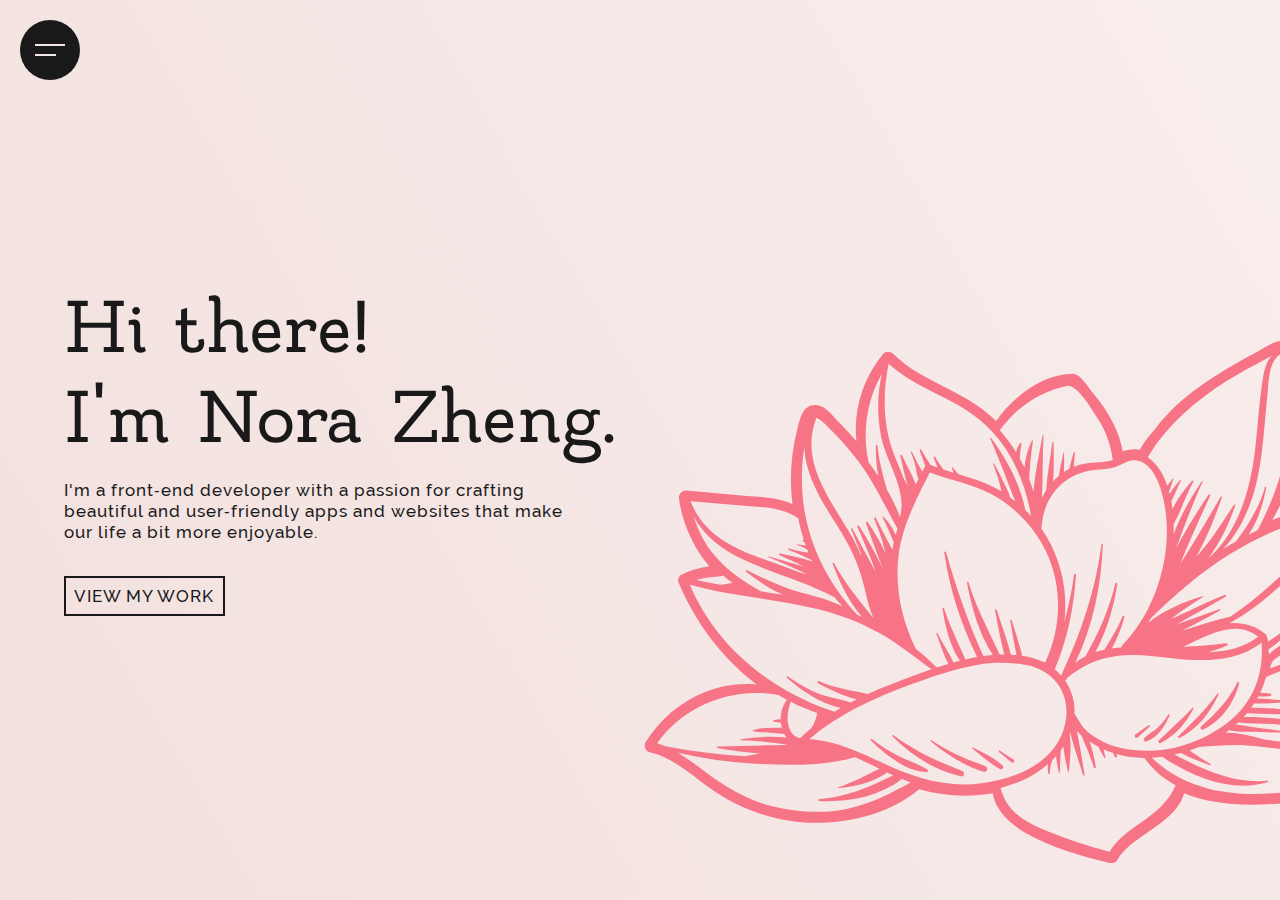
<file: index.html>
<!DOCTYPE html>
<html lang="en">
  <head>
    <meta charset="UTF-8" />
    <meta name="viewport" content="width=device-width, initial-scale=1.0" />
    <meta http-equiv="X-UA-Compatible" content="ie=edge" />
    <meta name="twitter:card" content="summary" />
    <meta name="twitter:site" content="@nuozheng" />
    <meta name="twitter:title" content="Nora Zheng | Front-end Developer" />
    <meta
      name="twitter:description"
      content="I'm a front‑end developer with a passion for crafting beautiful and user‑friendly apps and websites that make our life a bit more enjoyable."
    />
    <meta
      name="twitter:image"
      content="https://drive.google.com/uc?export=download&id=1FeeuKiu-HA8h5KMrA7N2Xj6pCBxq7Zee"
    />
    <link rel="shortcut icon" type="image/x-icon" href="favicon.ico" />
    <link rel="stylesheet" href="./styles/style.css" />
    <title>Nora Zheng | Front-end Developer | Home</title>
  </head>

  <body>
    <header class="main-header">
      <button class="menu-button">
        <span class="visually-hidden">Click to toggle navigation menu</span>
      </button>
      <nav class="menu">
        <ul class="menu-links">
          <li class="menu-item">
            <a href="index.html" class="menu-link"
              ><span class="menu-link-name">home</span>
            </a>
          </li>
          <li class="menu-item">
            <a href="portfolio.html" class="menu-link"
              ><span class="menu-link-name">portfolio</span></a
            >
          </li>
          <li class="menu-item">
            <a href="about-me.html" class="menu-link"
              ><span class="menu-link-name">about me</span></a
            >
          </li>
          <li class="menu-item">
            <a href="contact.html" class="menu-link"
              ><span class="menu-link-name">contact</span></a
            >
          </li>
        </ul>
      </nav>
    </header>
    <div class="smooth-state-container" id="main">
      <main class="landing-page">
        <section class="greeting-box">
          <h1 class="hello">
            Hi there! <br />
            I'm Nora Zheng.
          </h1>
          <p class="hello-info">
            I'm a front‑end developer with a passion for crafting beautiful and
            user‑friendly apps and websites that make our life a bit more
            enjoyable.
          </p>

          <a href="portfolio.html" class="next-page">view my work</a>
        </section>
      </main>
    </div>
    <script src="https://ajax.googleapis.com/ajax/libs/jquery/3.4.1/jquery.min.js"></script>
    <script src="./scripts/jquery.smoothState.js"></script>
    <script src="./scripts/script.js"></script>
  </body>
</html>
</file>
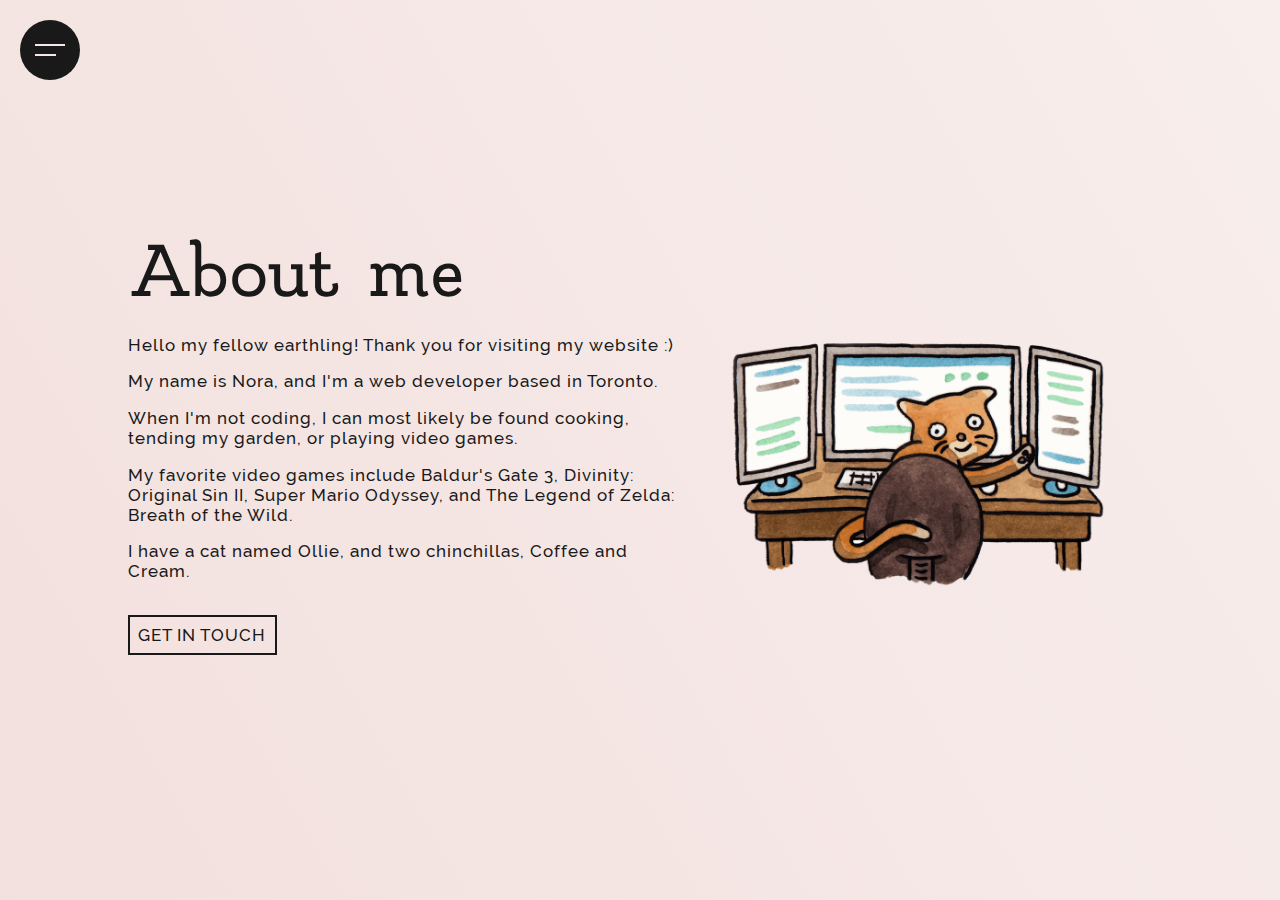
<file: about-me.html>
<!DOCTYPE html>
<html lang="en">
  <head>
    <meta charset="UTF-8" />
    <meta name="viewport" content="width=device-width, initial-scale=1.0" />
    <meta http-equiv="X-UA-Compatible" content="ie=edge" />
    <meta name="twitter:card" content="summary" />
    <meta name="twitter:site" content="@nuozheng" />
    <meta name="twitter:title" content="Nora Zheng | Front-end Developer" />
    <meta
      name="twitter:description"
      content="I'm a front‑end developer with a passion for crafting beautiful and user‑friendly apps and websites that make our life a bit more enjoyable."
    />
    <meta
      name="twitter:image"
      content="https://drive.google.com/uc?export=download&id=1FeeuKiu-HA8h5KMrA7N2Xj6pCBxq7Zee"
    />
    <link rel="shortcut icon" type="image/x-icon" href="favicon.ico" />
    <link rel="stylesheet" href="./styles/style.css" />
    <title>Nora Zheng | Front-end Developer | About</title>
  </head>

  <body class="about-body">
    <header class="about-header">
      <button class="menu-button">
        <span class="visually-hidden">Click to toggle navigation menu</span>
      </button>
      <nav class="menu">
        <ul class="menu-links">
          <li class="menu-item">
            <a href="index.html" class="menu-link"
              ><span class="menu-link-name">home</span>
            </a>
          </li>
          <li class="menu-item">
            <a href="portfolio.html" class="menu-link"
              ><span class="menu-link-name">portfolio</span></a
            >
          </li>
          <li class="menu-item">
            <a href="about-me.html" class="menu-link"
              ><span class="menu-link-name">about me</span></a
            >
          </li>
          <li class="menu-item">
            <a href="contact.html" class="menu-link"
              ><span class="menu-link-name">contact</span></a
            >
          </li>
        </ul>
      </nav>
    </header>
    <div class="smooth-state-container" id="main">
      <main class="about-page">
        <section class="photo">
          <img src="./assets/headshot.png" alt="Headshot of me smiling." />
        </section>
        <section class="about-me">
          <h1 class="about-title">About me</h1>
          <section class="about-me-info">
            <p>
              Hello my fellow earthling! Thank you for visiting my website :)
            </p>
            <p>My name is Nora, and I'm a web developer based in Toronto.</p>
            <p>
              When I'm not coding, I can most likely be found cooking, tending
              my garden, or playing video games.
            </p>
            <p>
              My favorite video games include Baldur's Gate 3, Divinity:
              Original Sin II, Super Mario Odyssey, and The Legend of Zelda:
              Breath of the Wild.
            </p>
            <p>
              I have a cat named
              <a href="./assets/Ollie.jpeg" target="_blank">Ollie</a>, and two
              chinchillas,
              <a href="./assets/coffee-cream.JPG" target="_blank"
                >Coffee and Cream.</a
              >
            </p>
            <p>
              <a href="contact.html" class="next-page">Get in touch</a>
            </p>
          </section>
        </section>
      </main>
    </div>
    <script src="https://ajax.googleapis.com/ajax/libs/jquery/3.4.1/jquery.min.js"></script>
    <script src="./scripts/jquery.smoothState.js"></script>
    <script src="./scripts/script.js"></script>
  </body>
</html>
</file>
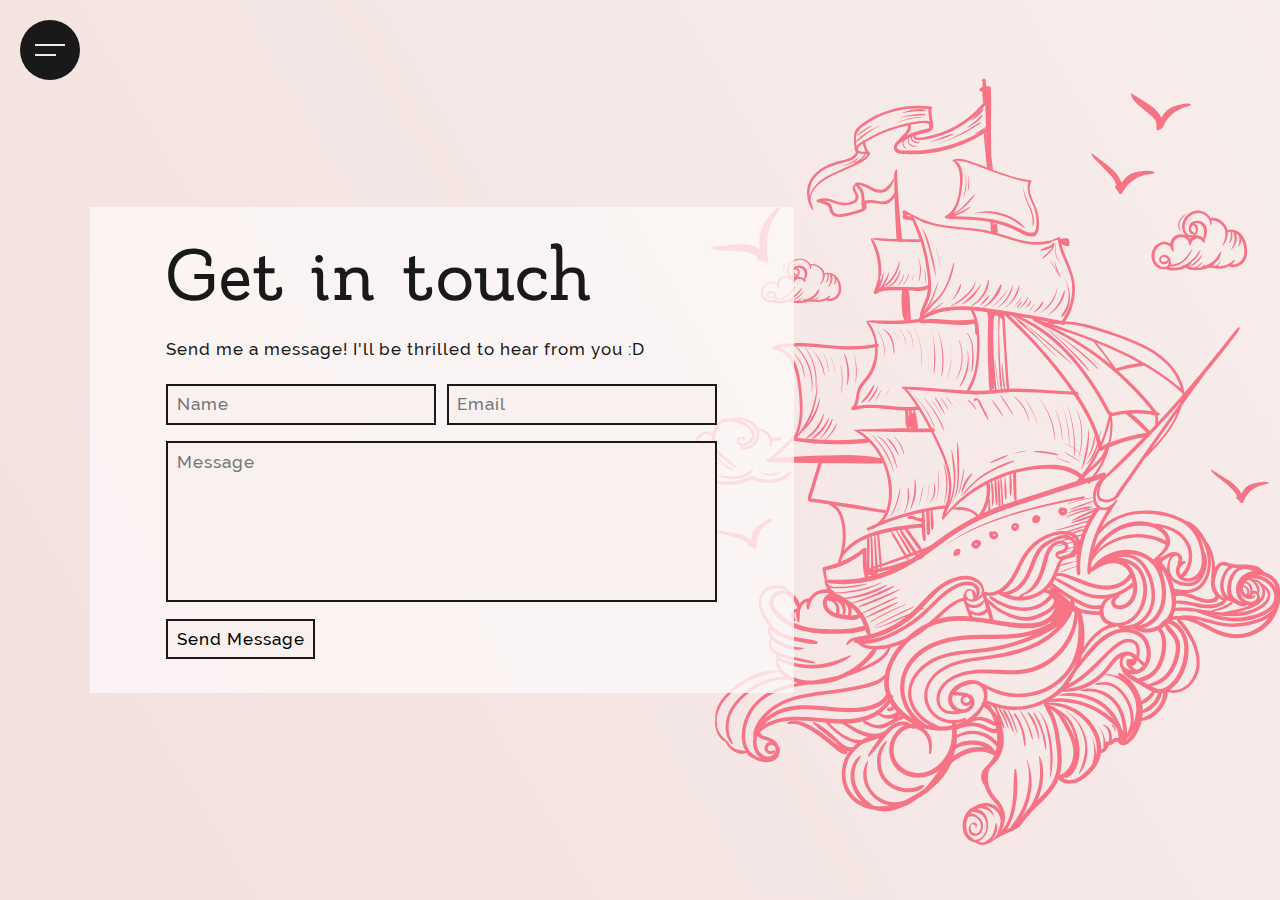
<file: contact.html>
<!DOCTYPE html>
<html lang="en">
  <head>
    <meta charset="UTF-8" />
    <meta name="viewport" content="width=device-width, initial-scale=1.0" />
    <meta http-equiv="X-UA-Compatible" content="ie=edge" />
    <meta name="twitter:card" content="summary" />
    <meta name="twitter:site" content="@nuozheng" />
    <meta name="twitter:title" content="Nora Zheng | Front-end Developer" />
    <meta
      name="twitter:description"
      content="I'm a front‑end developer with a passion for crafting beautiful and user‑friendly apps and websites that make our life a bit more enjoyable."
    />
    <meta
      name="twitter:image"
      content="https://drive.google.com/uc?export=download&id=1FeeuKiu-HA8h5KMrA7N2Xj6pCBxq7Zee"
    />
    <link rel="shortcut icon" type="image/x-icon" href="favicon.ico" />
    <link rel="stylesheet" href="./styles/style.css" />
    <title>Nora Zheng | Front-end Developer | Contact</title>
    <script src="./scripts/reCAPTCHA.js"></script>
    <script src="https://www.google.com/recaptcha/api.js" async defer></script>
  </head>

  <body>
    <header class="contact-header">
      <button class="menu-button">
        <span class="visually-hidden">Click to toggle navigation menu</span>
      </button>
      <nav class="menu">
        <ul class="menu-links">
          <li class="menu-item">
            <a href="index.html" class="menu-link"
              ><span class="menu-link-name">home</span>
            </a>
          </li>
          <li class="menu-item">
            <a href="portfolio.html" class="menu-link"
              ><span class="menu-link-name">portfolio</span></a
            >
          </li>
          <li class="menu-item">
            <a href="about-me.html" class="menu-link"
              ><span class="menu-link-name">about me</span></a
            >
          </li>
          <li class="menu-item">
            <a href="contact.html" class="menu-link"
              ><span class="menu-link-name">contact</span></a
            >
          </li>
        </ul>
      </nav>
    </header>
    <div class="smooth-state-container" id="main">
      <main class="contact-page">
        <section class="contact">
          <h1 class="contact-title">Get in touch</h1>
          <p class="thrilled">
            Send me a message! I'll be thrilled to hear from you :D
          </p>

          <form
            action="https://formspree.io/f/mpzrqrao"
            method="POST"
            class="no-smoothState"
            id="contact-form"
          >
            <label for="name" class="visually-hidden">your name</label>
            <input
              id="name"
              name="name"
              type="text"
              placeholder="Name"
              required
            />

            <label for="email" class="visually-hidden" required
              >your email</label
            >
            <input
              id="email"
              name="email"
              type="email"
              placeholder="Email"
              required
            />

            <label for="message" class="visually-hidden">message</label>
            <textarea
              placeholder="Message"
              name="message"
              id="message"
              cols="30"
              rows="7"
            ></textarea>
            <button
              data-sitekey="6LcTidsUAAAAAI7vmqxBXx5pAJrmMcb_XRks-GQU"
              data-callback="onSubmit"
              class="g-recaptcha send-button"
            >
              Send Message
            </button>
          </form>
        </section>
      </main>
    </div>
    <script src="https://ajax.googleapis.com/ajax/libs/jquery/3.4.1/jquery.min.js"></script>
    <script src="./scripts/script.js"></script>
    <script src="./scripts/jquery.smoothState.js"></script>
  </body>
</html>
</file>
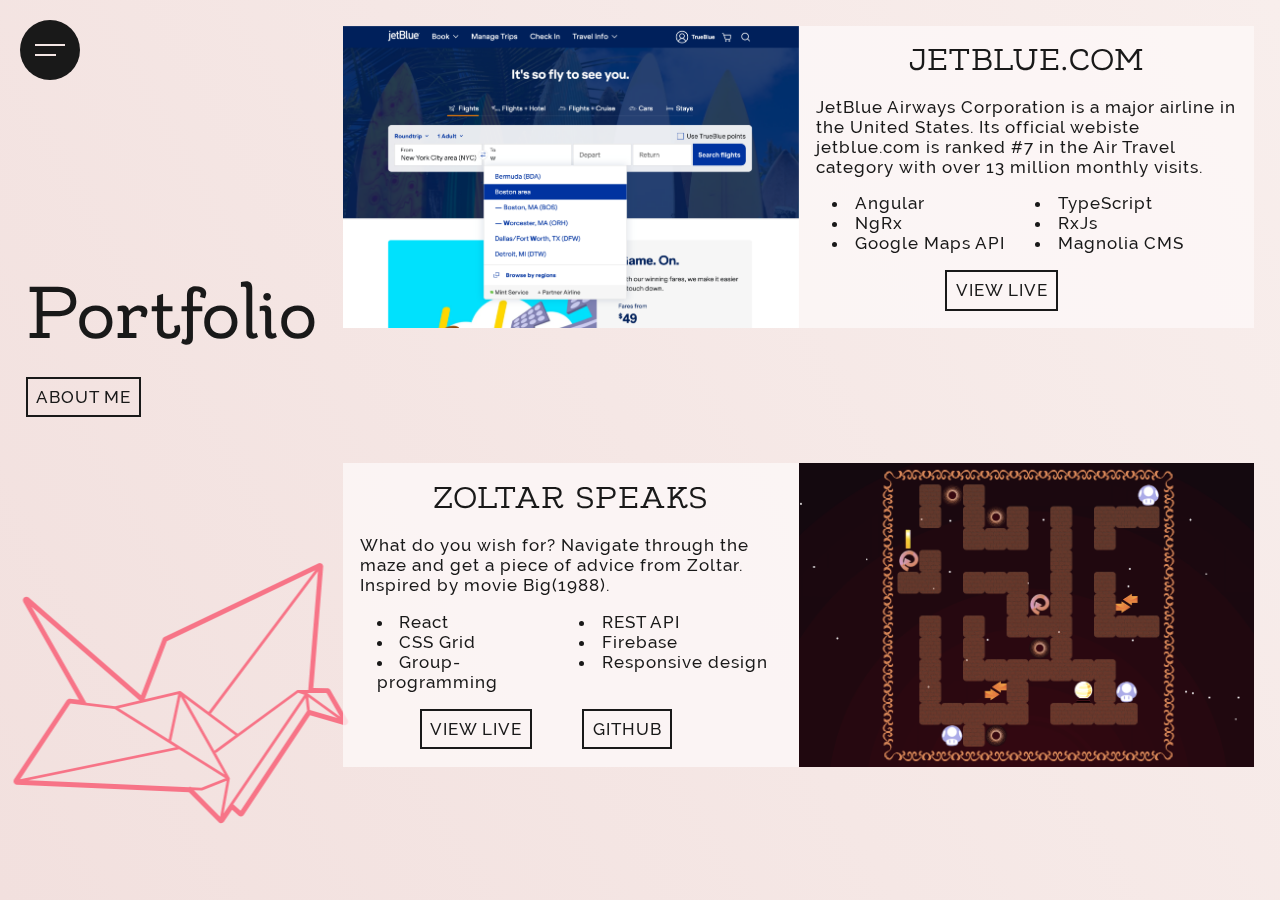
<file: portfolio.html>
<!DOCTYPE html>
<html lang="en">
  <head>
    <meta charset="UTF-8" />
    <meta name="viewport" content="width=device-width, initial-scale=1.0" />
    <meta http-equiv="X-UA-Compatible" content="ie=edge" />
    <meta name="twitter:card" content="summary" />
    <meta name="twitter:site" content="@nuozheng" />
    <meta name="twitter:title" content="Nora Zheng | Front-end Developer" />
    <meta
      name="twitter:description"
      content="I'm a front‑end developer with a passion for crafting beautiful and user‑friendly apps and websites that make our life a bit more enjoyable."
    />
    <meta
      name="twitter:image"
      content="https://drive.google.com/uc?export=download&id=1FeeuKiu-HA8h5KMrA7N2Xj6pCBxq7Zee"
    />
    <link rel="shortcut icon" type="image/x-icon" href="favicon.ico" />
    <link rel="stylesheet" href="./styles/style.css" />
    <title>Nora Zheng | Front-end Developer | Portfolio</title>
  </head>

  <body>
    <header class="portfolio-header">
      <button class="menu-button">
        <span class="visually-hidden">Click to toggle navigation menu</span>
      </button>
      <nav class="menu">
        <ul class="menu-links">
          <li class="menu-item">
            <a href="index.html" class="menu-link"
              ><span class="menu-link-name">home</span>
            </a>
          </li>
          <li class="menu-item">
            <a href="portfolio.html" class="menu-link"
              ><span class="menu-link-name">portfolio</span></a
            >
          </li>
          <li class="menu-item">
            <a href="about-me.html" class="menu-link"
              ><span class="menu-link-name">about me</span></a
            >
          </li>
          <li class="menu-item">
            <a href="contact.html" class="menu-link"
              ><span class="menu-link-name">contact</span></a
            >
          </li>
        </ul>
      </nav>
    </header>
    <div class="smooth-state-container" id="main">
      <main class="portfolio-page">
        <section class="portfolio-titles">
          <h1 class="portfolio-title">Portfolio</h1>
          <a href="about-me.html" class="next-page">About me</a>
        </section>
        <section class="projects-box">
          <ul class="projects">
            <li class="project">
              <section class="thumbnail">
                <a
                  href="https://www.jetblue.com/"
                  target="_blank"
                  title="jetblue.com"
                >
                  <img
                    src="./assets/projects/jetblue.png"
                    alt="Screenshot of jetblue.com landing page"
                  />
                </a>
              </section>
              <section class="project-info">
                <h2 class="project-title">Jetblue.com</h2>
                <p>
                  JetBlue Airways Corporation is a major airline in the United
                  States. Its official webiste jetblue.com is ranked #7 in the
                  Air Travel category with over 13 million monthly visits.
                </p>
                <ul class="keywords">
                  <li class="keyword">Angular</li>
                  <li class="keyword">TypeScript</li>
                  <li class="keyword">NgRx</li>
                  <li class="keyword">RxJs</li>
                  <li class="keyword">Google Maps API</li>
                  <li class="keyword">Magnolia CMS</li>
                </ul>
                <a
                  target="_blank"
                  href="https://www.jetblue.com/route-map"
                  class="live-link"
                  >View Live</a
                >
              </section>
            </li>
            <li class="project">
              <section class="thumbnail">
                <a
                  href="https://zoltar-speaks.vercel.app/"
                  target="_blank"
                  title="Go to live link of Zoltar Speaks"
                >
                  <img
                    src="./assets/projects/zoltar.png"
                    alt="A fortune teller machine with floating zoltar image and coin slot animation"
                  />
                </a>
              </section>
              <section class="project-info">
                <h2 class="project-title">Zoltar Speaks</h2>
                <p>
                  What do you wish for? Navigate through the maze and get a
                  piece of advice from Zoltar. Inspired by movie Big(1988).
                </p>
                <ul class="keywords">
                  <li class="keyword">React</li>
                  <li class="keyword">REST API</li>
                  <li class="keyword">CSS Grid</li>
                  <li class="keyword">Firebase</li>
                  <li class="keyword">Group-programming</li>
                  <li class="keyword">Responsive design</li>
                </ul>
                <a
                  target="_blank"
                  href="https://zoltar-speaks.vercel.app/"
                  class="live-link"
                  >View Live</a
                >
                <a
                  target="_blank"
                  href="https://github.com/NoraZheng/zoltar-speaks"
                  class="repo"
                  >GitHub</a
                >
              </section>
            </li>
            <li class="project">
              <section class="thumbnail">
                <a
                  href="https://norazheng.github.io/react-csv-reader/"
                  target="_blank"
                  title="Go to live link of React CSV Reader"
                >
                  <img
                    src="./assets/projects/csv.png"
                    alt="A CSV file parser featuring green and grey table rows"
                  />
                </a>
              </section>
              <section class="project-info">
                <h2 class="project-title">React CSV Reader</h2>
                <p>
                  Parse and display .csv files with data sorting and pagination.
                </p>
                <ul class="keywords">
                  <li class="keyword">React</li>
                  <li class="keyword">JavaScript</li>
                  <li class="keyword">HTML</li>
                  <li class="keyword">CSS</li>
                  <li class="keyword">Responsive design</li>
                  <li class="keyword">npm</li>
                </ul>
                <a
                  target="_blank"
                  href="https://norazheng.github.io/react-csv-reader/"
                  class="live-link"
                  >View Live</a
                >
                <a
                  target="_blank"
                  href="https://github.com/NoraZheng/react-csv-reader"
                  class="repo"
                  >GitHub</a
                >
              </section>
            </li>
            <li class="project">
              <section class="thumbnail">
                <a
                  target="_blank"
                  href="https://goodest-merch.firebaseapp.com/"
                  title="Go to live link of Earring-in-the-Name"
                >
                  <img
                    src="./assets/projects/earring.jpg"
                    alt="A e-commerce store-front featuring a woman with earring."
                  />
                </a>
              </section>

              <section class="project-info">
                <h2 class="project-title">Earring in the Name</h2>
                <p>
                  An e-commerce website featuring real-time inventory update and
                  a functional shopping cart.
                </p>
                <ul class="keywords">
                  <li class="keyword">React</li>
                  <li class="keyword">JavaScript</li>
                  <li class="keyword">Firebase</li>
                  <li class="keyword">HTML</li>
                  <li class="keyword">CSS</li>
                  <li class="keyword">Responsive design</li>
                </ul>

                <a
                  target="_blank"
                  href="https://goodest-merch.firebaseapp.com/"
                  class="live-link"
                  >View Live</a
                >
                <a
                  target="_blank"
                  href="https://github.com/NoraZheng/Earring-in-the-Name"
                  class="repo"
                  >GitHub</a
                >
              </section>
            </li>

            <li class="project">
              <section class="thumbnail">
                <a
                  target="_blank"
                  href="https://norazheng.github.io/Kung-Paw-Kitten"
                  title="Go to live link of Kung Paw Kitten"
                >
                  <img
                    src=" ./assets/projects/kitten.png"
                    alt="The game features a blue gameboard, finger as moles and kitten paw as mallet"
                  />
                </a>
              </section>

              <section class="project-info">
                <h2 class="project-title">Kung Paw Kitten</h2>
                <p>
                  Classic Whac-a-mole game with a cute twist. How many finger
                  you can catch in 15 seconds?
                </p>
                <ul class="keywords">
                  <li class="keyword">jQuery</li>
                  <li class="keyword">JavaScript</li>
                  <li class="keyword">HTML</li>
                  <li class="keyword">CSS / SCSS</li>
                </ul>
                <a
                  target="_blank"
                  href="https://norazheng.github.io/Kung-Paw-Kitten/"
                  class="live-link"
                  >View Live</a
                >
                <a
                  target="_blank"
                  href="https://github.com/NoraZheng/Kung-Paw-Kitten"
                  class="repo"
                  >GitHub</a
                >
              </section>
            </li>

            <!-- <li class="project">
              <section class="thumbnail">
                <a
                  target="_blank"
                  href="https://dannora.github.io/metropolist/"
                  title="Go to live link of Metropolist"
                >
                  <img
                    src="./assets/projects/metropolist.png"
                    alt="The app features a rainbow gradient background and colorful bar chart"
                    class="thumbnail"
                  />
                </a>
              </section>
              <section class="project-info">
                <h2 class="project-title">Metropolist</h2>
                <p>
                  Compare the quality of life between two major cities, and see
                  how they score on aspects such as housing and cost of living.
                </p>
                <ul class="keywords">
                  <li class="keyword">jQuery</li>
                  <li class="keyword">REST API</li>
                  <li class="keyword">HTML</li>
                  <li class="keyword">CSS / SCSS</li>
                  <li class="keyword">Pair-programming</li>
                  <li class="keyword">Mobile-first</li>
                </ul>
                <a
                  target="_blank"
                  href="https://dannora.github.io/metropolist/"
                  class="live-link"
                  >View Live</a
                >
                <a
                  target="_blank"
                  href="https://github.com/danNora/metropolist"
                  class="repo"
                  >GitHub</a
                >
              </section>
            </li> -->

            <li class="project">
              <section class="thumbnail">
                <a
                  target="_blank"
                  href="https://norazheng.github.io/Dad-Joke-Generator/"
                  title="Go to live link of Dad Joke Generator"
                >
                  <img
                    src=" ./assets/projects/dad.png"
                    alt="The app features a golden color scheme and poop emoji"
                  />
                </a>
              </section>
              <section class="project-info">
                <h2 class="project-title">Dad Joke Generator</h2>
                <p>Fetch a random dad joke, or search joke by keyword.</p>
                <ul class="keywords">
                  <li class="keyword">REST API</li>
                  <li class="keyword">Vanilla JavaScript</li>
                  <li class="keyword">Firebase</li>
                  <li class="keyword">HTML</li>
                  <li class="keyword">CSS</li>
                </ul>
                <a
                  target="_blank"
                  href="https://norazheng.github.io/Dad-Joke-Generator/"
                  class="live-link"
                  >View Live</a
                >
                <a
                  target="_blank"
                  href="https://github.com/NoraZheng/Dad-Joke-Generator"
                  class="repo"
                  >GitHub</a
                >
              </section>
            </li>
            <li class="project">
              <section class="thumbnail">
                <a
                  target="_blank"
                  href="https://norazheng.github.io/Boat-Ride-Adventrue-PSD-Conversion/"
                  title="Go to live link of Boat Ride Adventures"
                >
                  <img
                    src="./assets/projects/adventure.jpg"
                    alt="The PSD conversion features an ocean theme and cruise related photos"
                  />
                </a>
              </section>

              <section class="project-info">
                <h2 class="project-title">Boat Ride Adventures</h2>
                <p>A multi-page PSD conversion with responsive design.</p>
                <ul class="keywords">
                  <li class="keyword">HTML</li>
                  <li class="keyword">CSS / SCSS</li>
                  <li class="keyword">Zeplin</li>
                  <li class="keyword">Responsive design</li>
                </ul>
                <a
                  target="_blank"
                  href="https://norazheng.github.io/Boat-Ride-Adventrue-PSD-Conversion/"
                  class="live-link"
                  >View Live</a
                >
                <a
                  target="_blank"
                  href="https://github.com/NoraZheng/Boat-Ride-Adventrue-PSD-Conversion"
                  class="repo"
                  >GitHub</a
                >
              </section>
            </li>
          </ul>
        </section>
      </main>
    </div>

    <script src="https://ajax.googleapis.com/ajax/libs/jquery/3.4.1/jquery.min.js"></script>
    <script src="./scripts/jquery.smoothState.js"></script>
    <script src="./scripts/script.js"></script>
  </body>
</html>
</file>
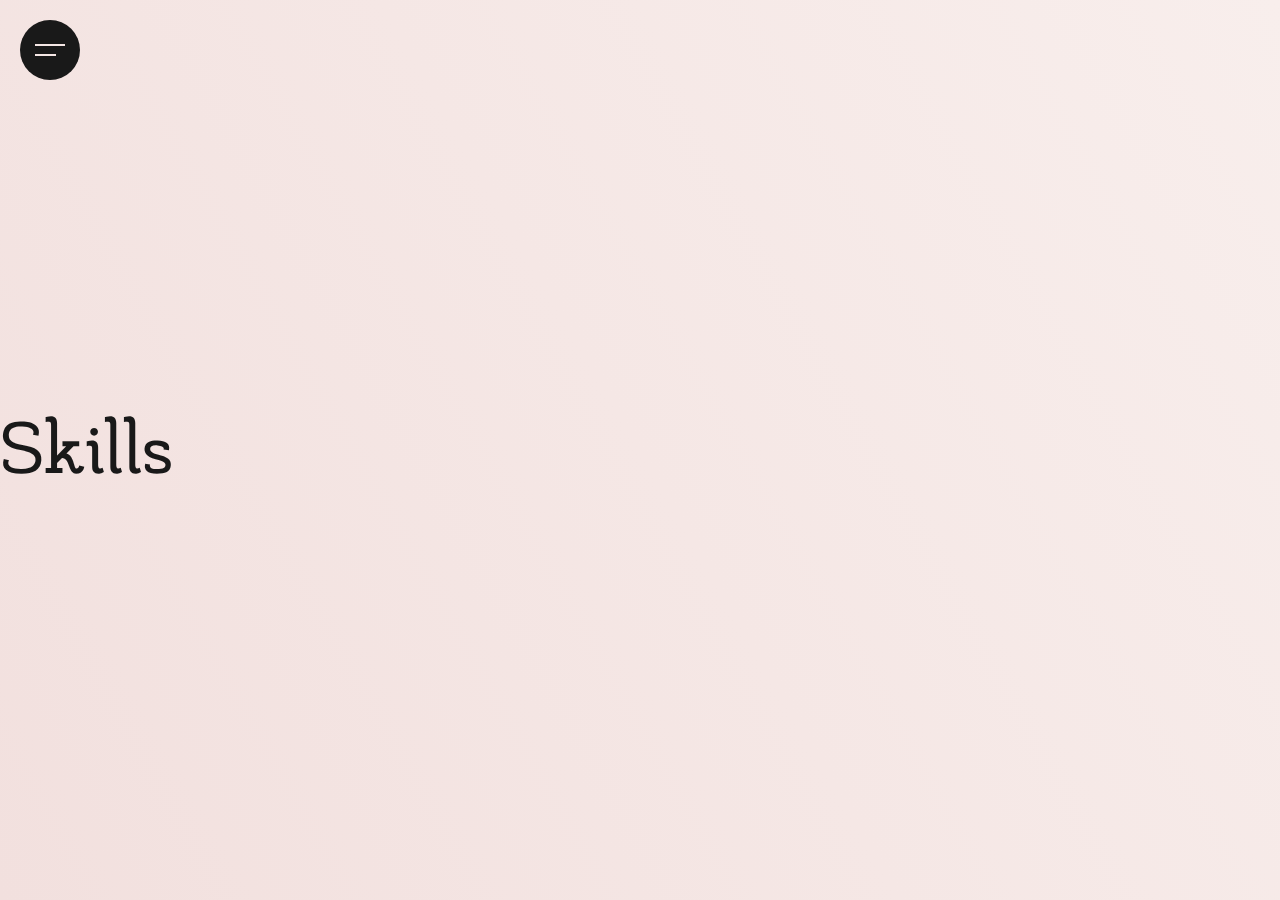
<file: skills.html>
<!DOCTYPE html>
<html lang="en">

<head>
   <meta charset="UTF-8" />
   <meta name="viewport" content="width=device-width, initial-scale=1.0" />
   <meta http-equiv="X-UA-Compatible" content="ie=edge" />
   <link rel="shortcut icon" type="image/x-icon" href="favicon.ico" />
   <link rel="stylesheet" href="./styles/style.css" />
   <title>Nora Zheng | Front-end Developer | Skills</title>
</head>

<body class="about-body">
   <header class="about-header">
      <button class="menu-button">
         <span class="visually-hidden">Click to toggle navigation menu</span>
      </button>
      <nav class="menu">
         <ul class="menu-links">
            <li class="menu-item">
               <a href="index.html" class="menu-link"><span class="menu-link-name">home</span>
               </a>
            </li>
            <li class="menu-item">
               <a href="portfolio.html" class="menu-link"><span class="menu-link-name">portfolio</span></a>
            </li>
            <li class="menu-item">
               <a href="about-me.html" class="menu-link"><span class="menu-link-name">about me</span></a>
            </li>
            <li class="menu-item">
               <a href="skills.html" class="menu-link"><span class="menu-link-name">skills</span></a>
            </li>
            <li class="menu-item">
               <a href="contact.html" class="menu-link"><span class="menu-link-name">contact</span></a>
            </li>
         </ul>
      </nav>
   </header>
   <div class="smooth-state-container" id="main">
      <main class="skills-page">

         <section class="skills">
            <h1 class="skills-title">Skills</h1>

      </main>
   </div>
   <script src="https://ajax.googleapis.com/ajax/libs/jquery/3.4.1/jquery.min.js"></script>
   <script src="./scripts/jquery.smoothState.js"></script>
   <script src="./scripts/script.js"></script>
</body>

</html>
</file>
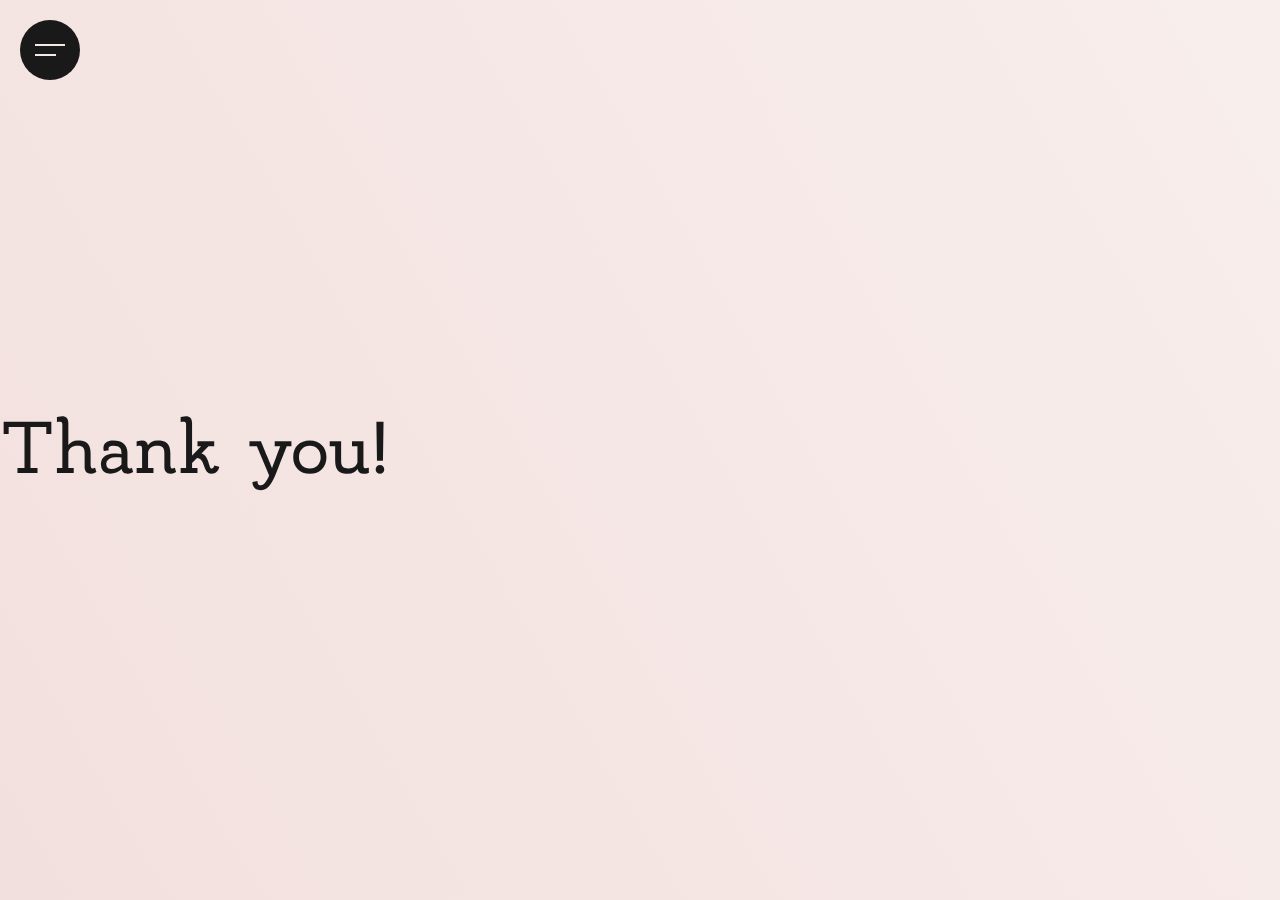
<file: thank-you.html>
<!DOCTYPE html>
<html lang="en">

<head>
   <meta charset="UTF-8" />
   <meta name="viewport" content="width=device-width, initial-scale=1.0" />
   <meta http-equiv="X-UA-Compatible" content="ie=edge" />
   <link rel="shortcut icon" type="image/x-icon" href="favicon.ico" />
   <link rel="stylesheet" href="./styles/style.css" />
   <title>Nora Zheng | Front-end Developer | Skills</title>
</head>

<body class="about-body">
   <header class="about-header">
      <button class="menu-button">
         <span class="visually-hidden">Click to toggle navigation menu</span>
      </button>
      <nav class="menu">
         <ul class="menu-links">
            <li class="menu-item">
               <a href="index.html" class="menu-link"><span class="menu-link-name">home</span>
               </a>
            </li>
            <li class="menu-item">
               <a href="portfolio.html" class="menu-link"><span class="menu-link-name">portfolio</span></a>
            </li>
            <li class="menu-item">
               <a href="about-me.html" class="menu-link"><span class="menu-link-name">about me</span></a>
            </li>
            <li class="menu-item">
               <a href="skills.html" class="menu-link"><span class="menu-link-name">skills</span></a>
            </li>
            <li class="menu-item">
               <a href="contact.html" class="menu-link"><span class="menu-link-name">contact</span></a>
            </li>
         </ul>
      </nav>
   </header>
   <div class="smooth-state-container" id="main">
      <main class="thank-you-page">

         <section class="thank-you">
            <h1 class="thank-title">Thank you!</h1>

      </main>
   </div>
   <script src="https://ajax.googleapis.com/ajax/libs/jquery/3.4.1/jquery.min.js"></script>
   <script src="./scripts/jquery.smoothState.js"></script>
   <script src="./scripts/script.js"></script>
</body>

</html>
</file>
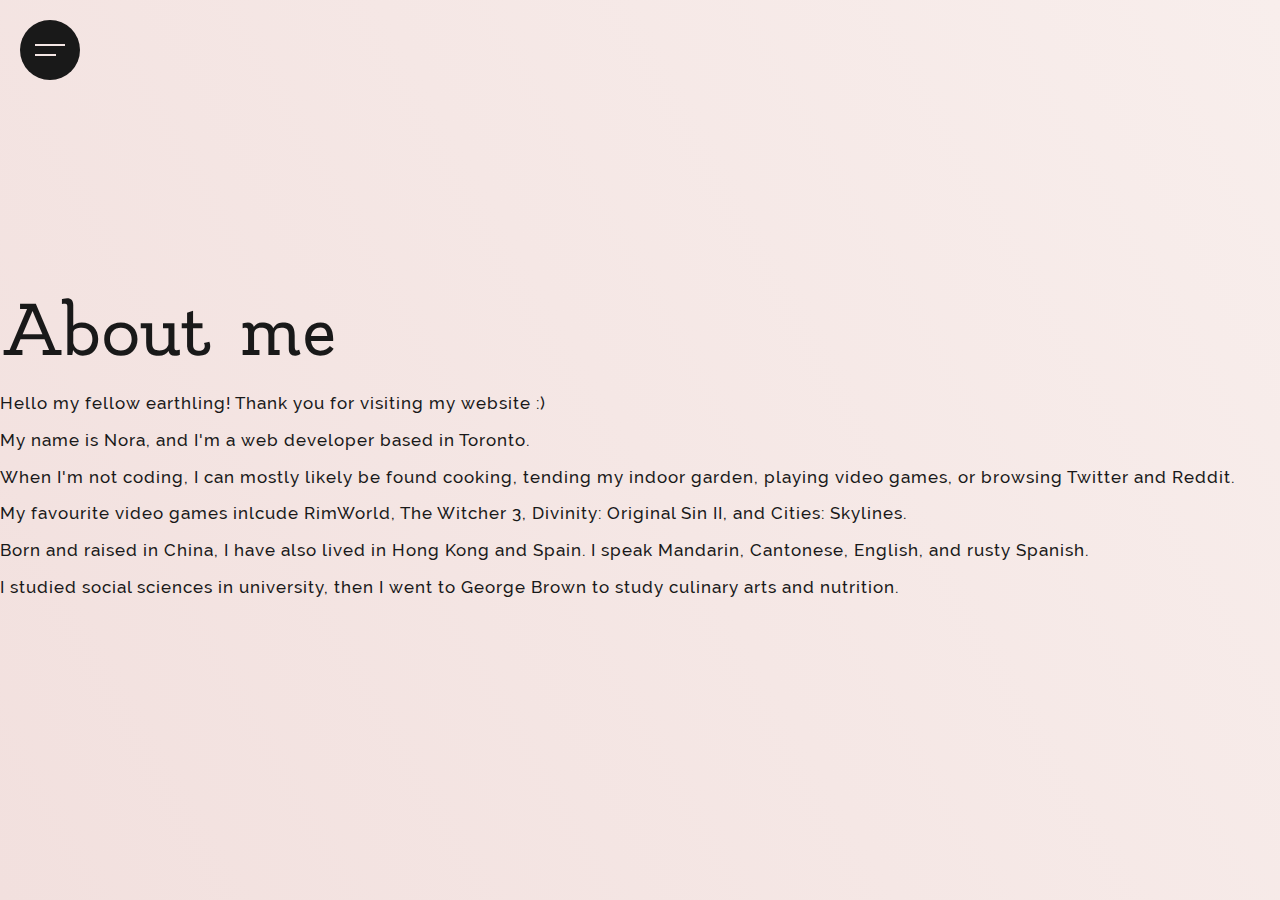
<file: toolbox.html>
<!DOCTYPE html>
<html lang="en">
  <head>
    <meta charset="UTF-8" />
    <meta name="viewport" content="width=device-width, initial-scale=1.0" />
    <meta http-equiv="X-UA-Compatible" content="ie=edge" />
    <link rel="shortcut icon" type="image/x-icon" href="favicon.ico" />
    <link rel="stylesheet" href="./styles/style.css" />
    <title>Nora Zheng - Toolbox</title>
  </head>

  <body>
    <main class="toolbox-page">
      <button class="menu-button">
        <span class="visually-hidden">Click to toggle navigation menu</span>
      </button>
      <nav class="menu">
        <ul class="menu-links">
          <li class="menu-item">
            <a href="index.html" class="menu-link"
              ><span class="menu-link-name">home</span>
            </a>
          </li>
          <li class="menu-item">
            <a href="portfolio.html" class="menu-link"
              ><span class="menu-link-name">portfolio</span></a
            >
          </li>
          <li class="menu-item">
            <a href="" class="menu-link"
              ><span class="menu-link-name">about me</span></a
            >
          </li>
          <li class="menu-item">
            <a href="toolbox.html" class="menu-link"
              ><span class="menu-link-name">toolbox</span></a
            >
          </li>
          <li class="menu-item">
            <a href="contact.html" class="menu-link"
              ><span class="menu-link-name">contact</span></a
            >
          </li>
        </ul>
      </nav>
      <section class="about-me">
        <h1 class="about-title">About me</h1>
        <p>
          Hello my fellow earthling! Thank you for visiting my website :)
        </p>
        <p>
          My name is Nora, and I'm a web developer based in Toronto.
        </p>
        <p>
          When I'm not coding, I can mostly likely be found cooking, tending my
          indoor garden, playing video games, or browsing Twitter and Reddit.
        </p>
        <p></p>
        <p>
          My favourite video games inlcude RimWorld, The Witcher 3, Divinity:
          Original Sin II, and Cities: Skylines.
        </p>
        <p>
          Born and raised in China, I have also lived in Hong Kong and Spain. I
          speak Mandarin, Cantonese, English, and rusty Spanish.
        </p>
        <p>
          I studied social sciences in university, then I went to George Brown
          to study culinary arts and nutrition.
        </p>
      </section>
    </main>
    <script src="https://ajax.googleapis.com/ajax/libs/jquery/3.4.1/jquery.min.js"></script>
    <script src="./scripts/jquery.smoothState.js"></script>
    <script src="./scripts/script.js"></script>
  </body>
</html>
</file>
<file: styles/style.css>
article,
aside,
details,
figcaption,
figure,
footer,
header,
hgroup,
nav,
section,
summary {
  display: block;
}

audio,
canvas,
video {
  display: inline-block;
}

audio:not([controls]) {
  display: none;
  height: 0;
}

[hidden] {
  display: none;
}

html {
  font-family: sans-serif;
  -webkit-text-size-adjust: 100%;
  -ms-text-size-adjust: 100%;
}

a:focus {
  outline: thin dotted;
}

a:active,
a:hover {
  outline: 0;
}

h1 {
  font-size: 2em;
}

abbr[title] {
  border-bottom: 1px dotted;
}

b,
strong {
  font-weight: 700;
}

dfn {
  font-style: italic;
}

mark {
  background: #ff0;
  color: #000;
}

code,
kbd,
pre,
samp {
  font-family: monospace, serif;
  font-size: 1em;
}

pre {
  white-space: pre-wrap;
  word-wrap: break-word;
}

q {
  quotes: \201C \201D \2018 \2019;
}

small {
  font-size: 80%;
}

sub,
sup {
  font-size: 75%;
  line-height: 0;
  position: relative;
  vertical-align: baseline;
}

sup {
  top: -0.5em;
}

sub {
  bottom: -0.25em;
}

img {
  border: 0;
}

svg:not(:root) {
  overflow: hidden;
}

fieldset {
  border: 1px solid silver;
  margin: 0 2px;
  padding: 0.35em 0.625em 0.75em;
}

button,
input,
select,
textarea {
  font-family: inherit;
  font-size: 100%;
  margin: 0;
}

button,
input {
  line-height: normal;
}

button,
html input[type="button"],
input[type="reset"],
input[type="submit"] {
  -webkit-appearance: button;
  cursor: pointer;
}

button[disabled],
input[disabled] {
  cursor: default;
}

input[type="checkbox"],
input[type="radio"] {
  -webkit-box-sizing: border-box;
  box-sizing: border-box;
  padding: 0;
}

input[type="search"] {
  -webkit-appearance: textfield;
  -webkit-box-sizing: content-box;
  box-sizing: content-box;
}

input[type="search"]::-webkit-search-cancel-button,
input[type="search"]::-webkit-search-decoration {
  -webkit-appearance: none;
}

textarea {
  overflow: auto;
  vertical-align: top;
}

table {
  border-collapse: collapse;
  border-spacing: 0;
}

body,
figure {
  margin: 0;
}

legend,
button::-moz-focus-inner,
input::-moz-focus-inner {
  border: 0;
  padding: 0;
}

* {
  -webkit-box-sizing: border-box;
  box-sizing: border-box;
}

.visually-hidden:not(:focus):not(:active) {
  position: absolute;
  width: 1px;
  height: 1px;
  margin: -1px;
  border: 0;
  padding: 0;
  white-space: nowrap;
  -webkit-clip-path: inset(100%);
  clip-path: inset(100%);
  clip: rect(0 0 0);
  overflow: hidden;
}

@font-face {
  font-family: "MADE Likes Slab";
  src: url("../assets/made-likes-slab.otf"),
    url("../assets/made-likes-slab.otf");
  /* IE */
}

@font-face {
  font-family: "Raleway";
  src: url("../assets/raleway-medium.ttf"), url("../assets/raleway-medium..ttf");
  /* IE */
}

html {
  font-size: calc(15px + (17 - 15) * (100vw - 320px) / (1440 - 320));
}

body {
  background: linear-gradient(60deg, #f2e0de, #f8eeec);
  font-family: "Raleway", sans-serif;
  letter-spacing: 1px;
  color: #191919;
  margin: 0 auto;
}

h1,
h2,
h3,
h4 {
  font-family: "MADE Likes Slab", serif;
  font-weight: 400;
}

ul {
  list-style: none;
  padding: 0;
  margin: 0;
}

img {
  width: 100%;
  display: block;
}

h1 {
  font-size: calc(32px + (80 - 32) * (100vw - 320px) / (1440 - 320));
}

h2 {
  font-size: calc(18px + (32 - 18) * (100vw - 320px) / (1440 - 320));
  margin: 0;
}

a {
  text-decoration: none;
  color: #191919;
}

a:focus {
  outline: none;
  color: #f82749;
}

@-webkit-keyframes fadeIn {
  0% {
    opacity: 0;
  }
  100% {
    opacity: 1;
  }
}

@keyframes fadeIn {
  0% {
    opacity: 0;
  }
  100% {
    opacity: 1;
  }
}

main {
  -webkit-animation: fadeIn 0.8s both;
  animation: fadeIn 0.8s both;
  position: relative;
  height: 100vh;
  display: -webkit-box;
  display: -ms-flexbox;
  display: flex;
  -webkit-box-orient: vertical;
  -webkit-box-direction: normal;
  -ms-flex-direction: column;
  flex-direction: column;
  -webkit-box-pack: center;
  -ms-flex-pack: center;
  justify-content: center;
  overflow: hidden;
}

.hide-main {
  display: none;
}

.next-page,
.repo,
.live-link {
  display: inline-block;
  text-transform: uppercase;
  margin-top: 1rem;
  padding: 0.5rem;
  border: 2px solid #191919;
  -webkit-transition: all 0.3s;
  transition: all 0.3s;
  letter-spacing: 1px;
  resize: none;
}

.next-page:focus,
.next-page:hover,
.repo:focus,
.repo:hover,
.live-link:focus,
.live-link:hover {
  color: #f82749;
  border: 2px dashed #f82749;
  outline: none;
  -webkit-transition: all 0.3s;
  transition: all 0.3s;
}

.menu-button {
  border-radius: 50%;
  min-width: 35px;
  min-height: 35px;
  max-width: 60px;
  max-height: 60px;
  width: 5vw;
  height: 5vw;
  position: fixed;
  top: 20px;
  left: 20px;
  padding: 5px;
  font-size: 1.5rem;
  font-weight: 400;
  background-color: #191919;
  border: none;
  color: #f5e7e5;
  z-index: 20;
  -webkit-transition: all 0.5s;
  transition: all 0.5s;
}

.menu-button:hover,
.menu-button:focus {
  background: #f82749;
  border-radius: 30%;
  outline: none;
}

.menu-button::before {
  content: "";
  display: block;
  width: 50%;
  height: 2px;
  background: #f5e7e5;
  position: absolute;
  top: 40%;
  left: 25%;
  -webkit-transition: all 0.5s;
  transition: all 0.5s;
}

.menu-button::after {
  content: "";
  display: block;
  position: absolute;
  background: #f5e7e5;
  width: 35%;
  height: 2px;
  background: #f5e7e5;
  bottom: 40%;
  left: 25%;
  -webkit-transition: all 0.5s;
  transition: all 0.5s;
}

.menu-button-close {
  -webkit-transition: all 0.3s;
  transition: all 0.3s;
  background: #f5e7e5;
}

.menu-button-close:hover,
.menu-button-close:focus {
  background: #f82749;
}

.menu-button-close:hover::before,
.menu-button-close:focus::before {
  background-color: #f5e7e5;
}

.menu-button-close:hover::after,
.menu-button-close:focus::after {
  background-color: #f5e7e5;
}

.menu-button-close::before {
  width: 50%;
  top: 48%;
  -webkit-transform: rotate(45deg);
  transform: rotate(45deg);
  background-color: #f82749;
  -webkit-transition: all 0.5s;
  transition: all 0.5s;
}

.menu-button-close::after {
  width: 50%;
  -webkit-transform: rotate(-45deg);
  transform: rotate(-45deg);
  bottom: 48%;
  background-color: #f82749;
  -webkit-transition: all 0.5s;
  transition: all 0.5s;
}

.menu {
  display: none;
}

.show-menu {
  background-color: #191919;
  -webkit-animation: fadeIn 0.3s;
  animation: fadeIn 0.3s;
  z-index: 15;
  position: fixed;
  height: 100vh;
  width: 100vw;
  display: -webkit-box;
  display: -ms-flexbox;
  display: flex;
  -webkit-box-pack: center;
  -ms-flex-pack: center;
  justify-content: center;
  -webkit-box-align: center;
  -ms-flex-align: center;
  align-items: center;
}

.menu-links {
  font-family: "MADE Likes Slab", serif;
  text-align: center;
  font-size: calc(24px + (30 - 24) * (100vw - 320px) / (1440 - 320));
}

.menu-link {
  color: #f5e7e5;
}

.menu-link-name {
  font-size: calc(46px + (72 - 46) * (100vw - 320px) / (1440 - 320));
}

.menu-item:hover,
.menu-item:focus-within,
.menu-link:focus {
  list-style: disc;
  color: #f82749;
}

.menu-item:hover a,
.menu-item:focus-within a,
.menu-link:focus a {
  color: #f82749;
}

.landing-page {
  -webkit-animation-name: fadeIn;
  animation-name: fadeIn;
  background: url("../assets/lily.svg") no-repeat 140% 90%;
  background-size: 65%;
}

.greeting-box {
  width: 50%;
  margin-left: 5%;
}

.greeting-box a {
  margin-right: 4rem;
}

.hello {
  margin: 0;
  font-family: "MADE Likes Slab", serif;
}

.hello-info {
  width: 80%;
}

.portfolio-page {
  -webkit-box-orient: horizontal;
  -webkit-box-direction: normal;
  -ms-flex-direction: row;
  flex-direction: row;
  -webkit-box-align: start;
  -ms-flex-align: start;
  align-items: flex-start;
}

.portfolio-titles {
  -webkit-box-flex: 1;
  -ms-flex: 1 1 20%;
  flex: 1 1 20%;
  padding-left: 2%;
  display: -webkit-box;
  display: -ms-flexbox;
  display: flex;
  -ms-flex-wrap: wrap;
  flex-wrap: wrap;
  -webkit-box-pack: justify;
  -ms-flex-pack: justify;
  justify-content: space-between;
  -ms-flex-line-pack: center;
  align-content: center;
}

.portfolio-titles h1 {
  -webkit-box-flex: 1;
  -ms-flex: 1 1 100%;
  flex: 1 1 100%;
}

.portfolio-title {
  margin: 30vh 0 0;
}

.portfolio-title::after {
  -webkit-animation: fadeIn 0.4s both;
  animation: fadeIn 0.4s both;
  position: fixed;
  bottom: 0;
  left: 0;
  display: block;
  content: "";
  width: 32vmax;
  height: 400px;
  background: url("../assets/crane.svg") no-repeat left center;
  background-size: contain;
  z-index: -5;
  -webkit-transform: scaleX(-1);
  transform: scaleX(-1);
}

.projects-box {
  overflow: auto;
  -webkit-box-flex: 2;
  -ms-flex: 2 1 70%;
  flex: 2 1 70%;
  height: 100vh;
  padding: 2%;
}

.project {
  background: rgba(252, 248, 247, 0.8);
  margin-bottom: 15vh;
  display: -webkit-box;
  display: -ms-flexbox;
  display: flex;
  -webkit-box-pack: justify;
  -ms-flex-pack: justify;
  justify-content: space-between;
  -webkit-box-align: center;
  -ms-flex-align: center;
  align-items: center;
}

.project:nth-child(even) {
  -webkit-box-orient: horizontal;
  -webkit-box-direction: reverse;
  -ms-flex-direction: row-reverse;
  flex-direction: row-reverse;
}

.project-info,
.thumbnail {
  -webkit-box-flex: 1;
  -ms-flex: 1 1 46%;
  flex: 1 1 46%;
}

.thumbnail:hover img,
.thumbnail a:focus img {
  -webkit-filter: drop-shadow(0px 0px 5px #191919);
  filter: drop-shadow(0px 0px 5px #191919);
}

.project-info {
  padding: 1rem;
  display: -webkit-box;
  display: -ms-flexbox;
  display: flex;
  -ms-flex-wrap: wrap;
  flex-wrap: wrap;
  -webkit-box-pack: center;
  -ms-flex-pack: center;
  justify-content: center;
  -webkit-box-align: center;
  -ms-flex-align: center;
  align-items: center;
}

.project-info h2 {
  text-transform: uppercase;
  text-align: center;
}

.keywords {
  padding-left: 1rem;
  list-style-type: disc;
  list-style-position: inside;
  display: -webkit-box;
  display: -ms-flexbox;
  display: flex;
  width: 100%;
  -ms-flex-wrap: wrap;
  flex-wrap: wrap;
  -webkit-box-pack: center;
  -ms-flex-pack: center;
  justify-content: center;
}

.keyword {
  -webkit-box-flex: 1;
  -ms-flex: 1 1 50%;
  flex: 1 1 50%;
}

.live-link,
.repo {
  margin-right: 3rem;
}

.about-page {
  padding: 5% 10%;
  -webkit-box-orient: horizontal;
  -webkit-box-direction: reverse;
  -ms-flex-direction: row-reverse;
  flex-direction: row-reverse;
  -webkit-box-pack: center;
  -ms-flex-pack: center;
  justify-content: center;
  -webkit-box-align: center;
  -ms-flex-align: center;
  align-items: center;
}

.about-title {
  margin: 0;
}

.contact-page {
  background: url("../assets/boat.svg") no-repeat right;
  background-size: 50%;
  -webkit-box-align: start;
  -ms-flex-align: start;
  align-items: flex-start;
}

.contact {
  background-color: rgba(252, 248, 247, 0.8);
  padding: 2% 6%;
  width: 55%;
  margin-left: 7%;
}

.contact-title {
  margin: 0;
}

form {
  display: -webkit-box;
  display: -ms-flexbox;
  display: flex;
  -ms-flex-wrap: wrap;
  flex-wrap: wrap;
  -webkit-box-pack: justify;
  -ms-flex-pack: justify;
  justify-content: space-between;
}

input[type="text"],
input[type="email"] {
  -ms-flex-preferred-size: 49%;
  flex-basis: 49%;
  border: 2px solid #191919;
}

input[type="text"],
input[type="email"],
textarea,
.send-button {
  letter-spacing: 1px;
  background: #f9f1f0;
  margin: 0.5rem 0;
  padding: 0.5rem;
  resize: none;
}

input[type="text"]:focus,
input[type="email"]:focus,
textarea:focus,
.send-button:focus {
  border: 2px dashed #f82749;
  outline: none;
}

.send-button {
  border: 2px solid #191919;
}

.send-button:hover,
.send-button:focus {
  border: 2px dashed #f82749;
  color: #f82749;
  -webkit-transition: all 0.3s;
  transition: all 0.3s;
}

textarea {
  border: 2px solid #191919;
  -ms-flex-preferred-size: 100%;
  flex-basis: 100%;
}

.contact-items {
  margin-top: 1rem;
  display: -webkit-box;
  display: -ms-flexbox;
  display: flex;
  -webkit-box-pack: justify;
  -ms-flex-pack: justify;
  justify-content: space-between;
  font-size: 2rem;
}

.contact-item:hover,
.contact-item a:focus {
  -webkit-transform: scale(1.1);
  transform: scale(1.1);
  -webkit-transition: all 0.3s;
  transition: all 0.3s;
}

.contact-item:hover a,
.contact-item a:focus a {
  color: #f82749;
}

.contact-item:hover .icon,
.contact-item a:focus .icon {
  -webkit-transform: scale(1.1);
  transform: scale(1.1);
  -webkit-transition: all 0.3s;
  transition: all 0.3s;
}

.icon {
  width: 32px;
  height: 32px;
}

@media screen and (max-width: 1240px) {
  .portfolio-page {
    -webkit-box-orient: vertical;
    -webkit-box-direction: normal;
    -ms-flex-direction: column;
    flex-direction: column;
    -webkit-box-align: center;
    -ms-flex-align: center;
    align-items: center;
    background: url("../assets/crane.svg") fixed center no-repeat;
    background-size: 60%;
  }
  .portfolio-title {
    margin: 1rem auto 0;
    text-align: center;
  }
  .portfolio-title::after {
    display: none;
  }
  .portfolio-titles {
    -webkit-box-flex: 1;
    -ms-flex: 1 1 5%;
    flex: 1 1 5%;
  }
  .portfolio-titles a {
    margin: 0 auto 0.5rem;
  }
}

@media screen and (max-width: 1024px) {
  .contact-page {
    background-size: 70%;
  }
  .contact {
    width: 80%;
    margin: 0 auto;
  }
}

@media screen and (max-width: 900px) {
  .projects {
    display: -webkit-box;
    display: -ms-flexbox;
    display: flex;
    -ms-flex-wrap: wrap;
    flex-wrap: wrap;
    -webkit-box-pack: justify;
    -ms-flex-pack: justify;
    justify-content: space-between;
  }
  .project {
    -webkit-box-flex: 1;
    -ms-flex: 1 1 45%;
    flex: 1 1 45%;
    max-width: 48%;
    min-height: 600px;
    -webkit-box-orient: vertical;
    -webkit-box-direction: normal;
    -ms-flex-direction: column;
    flex-direction: column;
  }
  .project:nth-child(even) {
    -webkit-box-orient: vertical;
    -webkit-box-direction: normal;
    -ms-flex-direction: column;
    flex-direction: column;
  }
  .project a {
    margin: 2rem auto 1rem;
  }
  .thumbnail {
    -webkit-box-flex: 1;
    -ms-flex: 1 1 50%;
    flex: 1 1 50%;
  }
  .keywords {
    -webkit-box-flex: 1;
    -ms-flex: 1 1 100%;
    flex: 1 1 100%;
  }
}

@media screen and (max-width: 812px) {
  .greeting-box {
    width: 80%;
  }
  .hello-info {
    width: 70%;
  }
}

@media screen and (max-width: 768px) {
  .about-page {
    display: block;
    padding: 5% 0 0;
  }
  .about-me-info {
    width: 100%;
  }
  .photo {
    margin: 0 auto;
    max-width: 300px;
    max-height: 240px;
  }
  .about-title {
    text-align: center;
  }
  .about-me a {
    display: inline-block;
  }
  .about-me p {
    padding: 0 5%;
  }
  .about-me p:last-child {
    text-align: center;
  }
  .about-me-info {
    overflow: auto;
    height: calc(100vh - 300px);
  }
  .about-me-info a {
    margin: 0.5rem auto;
  }
}

@media screen and (max-width: 680px) {
  .contact-page {
    background-size: 100%;
  }
  .contact {
    width: 90%;
  }
}

@media screen and (max-width: 648px) {
  .projects-box {
    margin-top: 1rem;
    padding: 0;
  }
  .projects {
    -webkit-box-pack: center;
    -ms-flex-pack: center;
    justify-content: center;
  }
  .project {
    -ms-flex-preferred-size: 100%;
    flex-basis: 100%;
    max-width: 90%;
  }
}

@media screen and (max-width: 550px) {
  input[type="text"],
  input[type="email"] {
    -ms-flex-preferred-size: 100%;
    flex-basis: 100%;
  }
  form {
    -webkit-box-pack: center;
    -ms-flex-pack: center;
    justify-content: center;
  }
  .contact-title {
    text-align: center;
  }
  .contact-page,
  .contact {
    background: none;
  }
  .greeting-box {
    width: 100%;
  }
  .hello-info {
    width: 90%;
  }
  .landing-page {
    background-size: 82.5%;
    background-position-y: 98%;
  }
}

@media screen and (max-width: 415px) {
  .menu-button {
    top: 10px;
    left: 10px;
  }
  .project-info {
    padding-top: 0;
  }
}

@media screen and (max-width: 370px) {
  .hello-info {
    width: 95%;
  }
}
</file>
